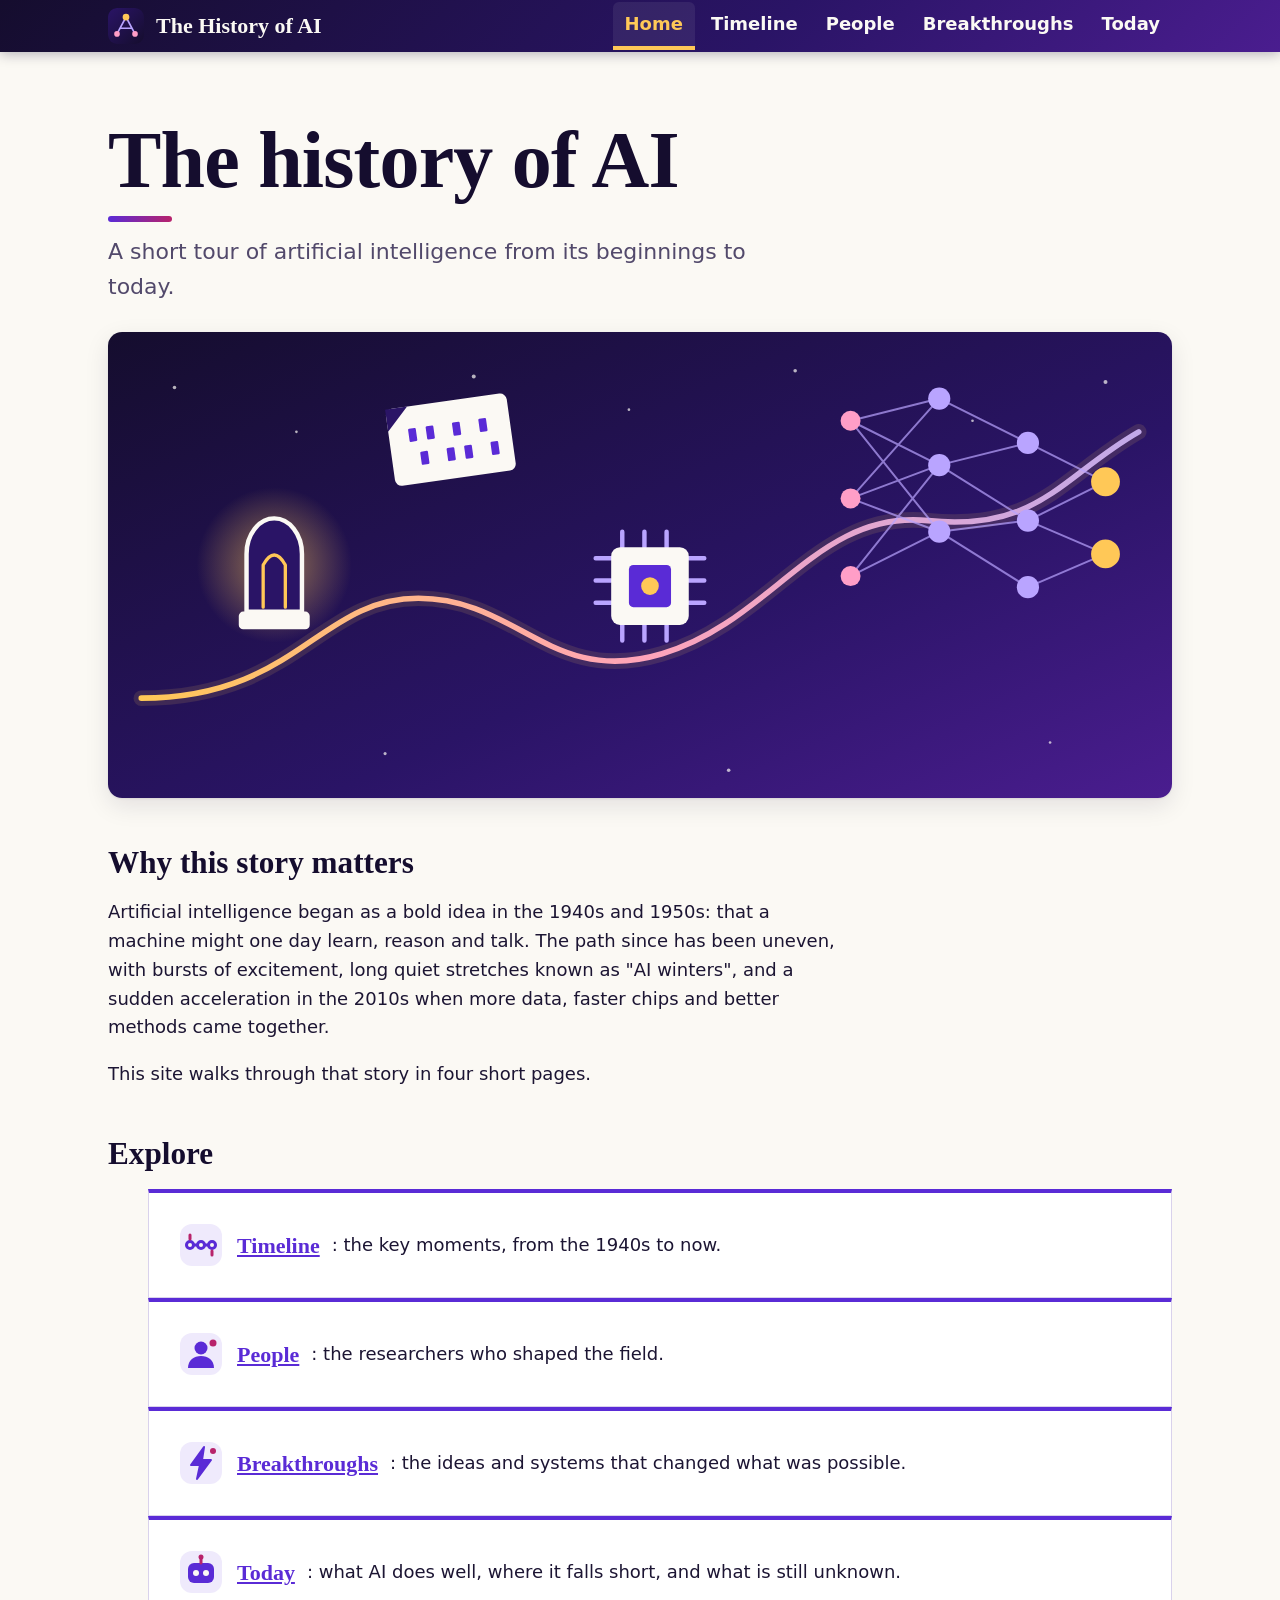
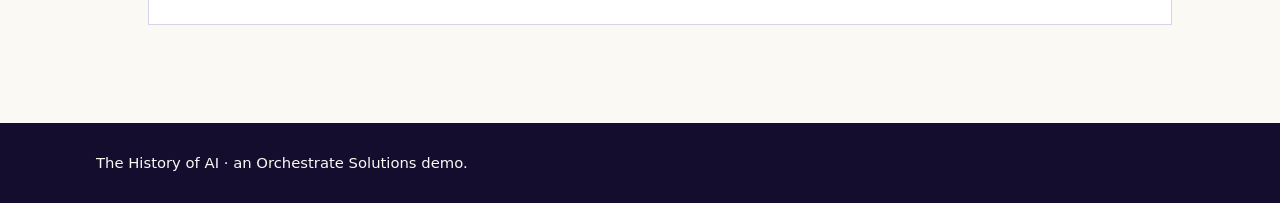
<file: index.html>
<!doctype html>
<html lang="en">
<head>
<meta charset="utf-8">
<meta name="viewport" content="width=device-width, initial-scale=1">
<title>Home | The History of AI</title>
<meta name="description" content="A short tour of artificial intelligence from its beginnings to today.">
<link rel="stylesheet" href="css/tokens.css">
<link rel="stylesheet" href="css/layout.css">
<link rel="stylesheet" href="css/site.css">
<script src="js/nav.js" defer></script>
<script src="js/app.js" defer></script>
</head>
<body>
<a class="skip-link" href="#main">Skip to content</a>
<header class="site-header">
<a class="brand" href="index.html"><img src="assets/logo.svg" alt="" width="36" height="36"><span>The History of AI</span></a>
<nav aria-label="Main"><ul><li><a href="index.html">Home</a></li><li><a href="pages/timeline.html">Timeline</a></li><li><a href="pages/people.html">People</a></li><li><a href="pages/breakthroughs.html">Breakthroughs</a></li><li><a href="pages/today.html">Today</a></li></ul></nav>
</header>
<main id="main">
<h1>The history of AI</h1>
<p class="lead">A short tour of artificial intelligence from its beginnings to today.</p>
<img class="hero" src="assets/hero.svg" alt="A glowing path runs through a vacuum tube, a punched card, a microchip and a neural network" style="max-width:100%;height:auto">
<section aria-labelledby="intro"><h2 id="intro">Why this story matters</h2>
<p>Artificial intelligence began as a bold idea in the 1940s and 1950s: that a machine might one day learn, reason and talk. The path since has been uneven, with bursts of excitement, long quiet stretches known as "AI winters", and a sudden acceleration in the 2010s when more data, faster chips and better methods came together.</p>
<p>This site walks through that story in four short pages.</p></section>
<section aria-labelledby="explore"><h2 id="explore">Explore</h2>
<ul class="card-list">
<li><img src="assets/icon-timeline.svg" alt="" width="32" height="32"> <a href="pages/timeline.html">Timeline</a>: the key moments, from the 1940s to now.</li>
<li><img src="assets/icon-people.svg" alt="" width="32" height="32"> <a href="pages/people.html">People</a>: the researchers who shaped the field.</li>
<li><img src="assets/icon-breakthroughs.svg" alt="" width="32" height="32"> <a href="pages/breakthroughs.html">Breakthroughs</a>: the ideas and systems that changed what was possible.</li>
<li><img src="assets/icon-today.svg" alt="" width="32" height="32"> <a href="pages/today.html">Today</a>: what AI does well, where it falls short, and what is still unknown.</li>
</ul></section>
</main>
<footer class="site-footer"><p>The History of AI &middot; an Orchestrate Solutions demo.</p></footer>
</body>
</html>
</file>
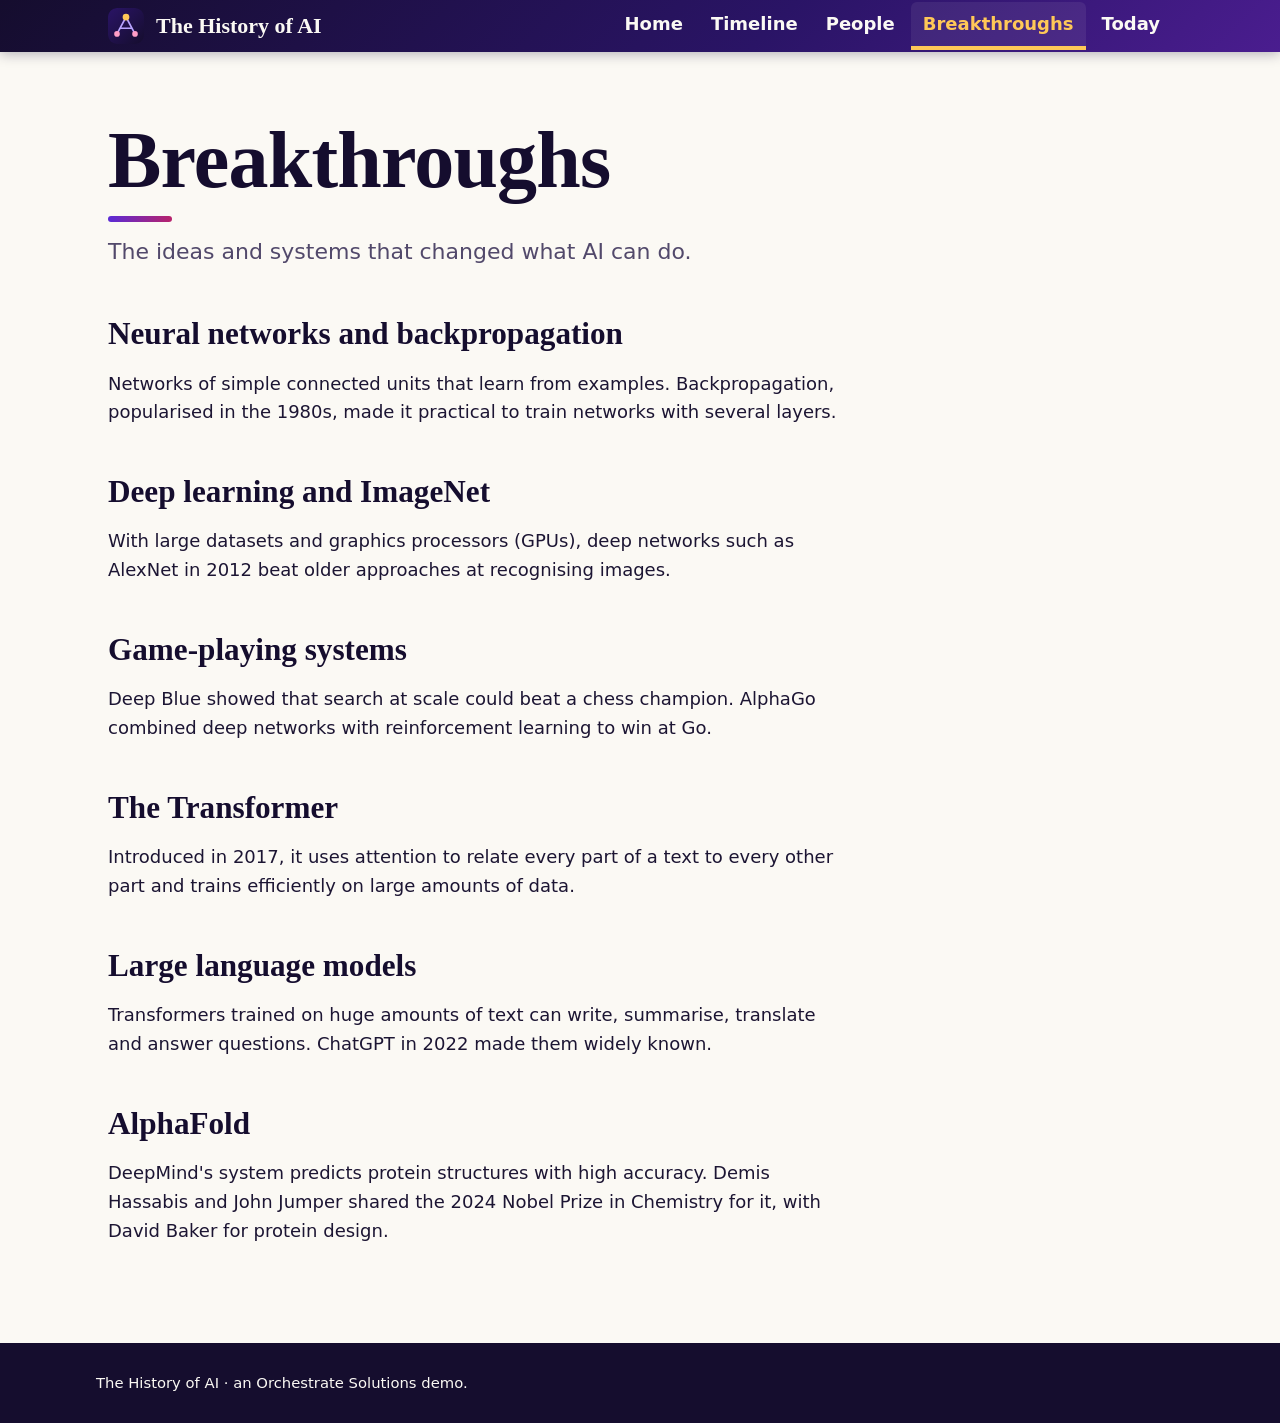
<file: pages/breakthroughs.html>
<!doctype html>
<html lang="en">
<head>
<meta charset="utf-8">
<meta name="viewport" content="width=device-width, initial-scale=1">
<title>Breakthroughs | The History of AI</title>
<meta name="description" content="The ideas and systems that changed what AI can do.">
<link rel="stylesheet" href="../css/tokens.css">
<link rel="stylesheet" href="../css/layout.css">
<link rel="stylesheet" href="../css/site.css">
<script src="../js/nav.js" defer></script>
<script src="../js/app.js" defer></script>
</head>
<body>
<a class="skip-link" href="#main">Skip to content</a>
<header class="site-header">
<a class="brand" href="../index.html"><img src="../assets/logo.svg" alt="" width="36" height="36"><span>The History of AI</span></a>
<nav aria-label="Main"><ul><li><a href="../index.html">Home</a></li><li><a href="../pages/timeline.html">Timeline</a></li><li><a href="../pages/people.html">People</a></li><li><a href="../pages/breakthroughs.html">Breakthroughs</a></li><li><a href="../pages/today.html">Today</a></li></ul></nav>
</header>
<main id="main">
<h1>Breakthroughs</h1>
<p class="lead">The ideas and systems that changed what AI can do.</p>
<section><h2>Neural networks and backpropagation</h2><p>Networks of simple connected units that learn from examples. Backpropagation, popularised in the 1980s, made it practical to train networks with several layers.</p></section>
<section><h2>Deep learning and ImageNet</h2><p>With large datasets and graphics processors (GPUs), deep networks such as AlexNet in 2012 beat older approaches at recognising images.</p></section>
<section><h2>Game-playing systems</h2><p>Deep Blue showed that search at scale could beat a chess champion. AlphaGo combined deep networks with reinforcement learning to win at Go.</p></section>
<section><h2>The Transformer</h2><p>Introduced in 2017, it uses attention to relate every part of a text to every other part and trains efficiently on large amounts of data.</p></section>
<section><h2>Large language models</h2><p>Transformers trained on huge amounts of text can write, summarise, translate and answer questions. ChatGPT in 2022 made them widely known.</p></section>
<section><h2>AlphaFold</h2><p>DeepMind's system predicts protein structures with high accuracy. Demis Hassabis and John Jumper shared the 2024 Nobel Prize in Chemistry for it, with David Baker for protein design.</p></section>
</main>
<footer class="site-footer"><p>The History of AI &middot; an Orchestrate Solutions demo.</p></footer>
</body>
</html>
</file>
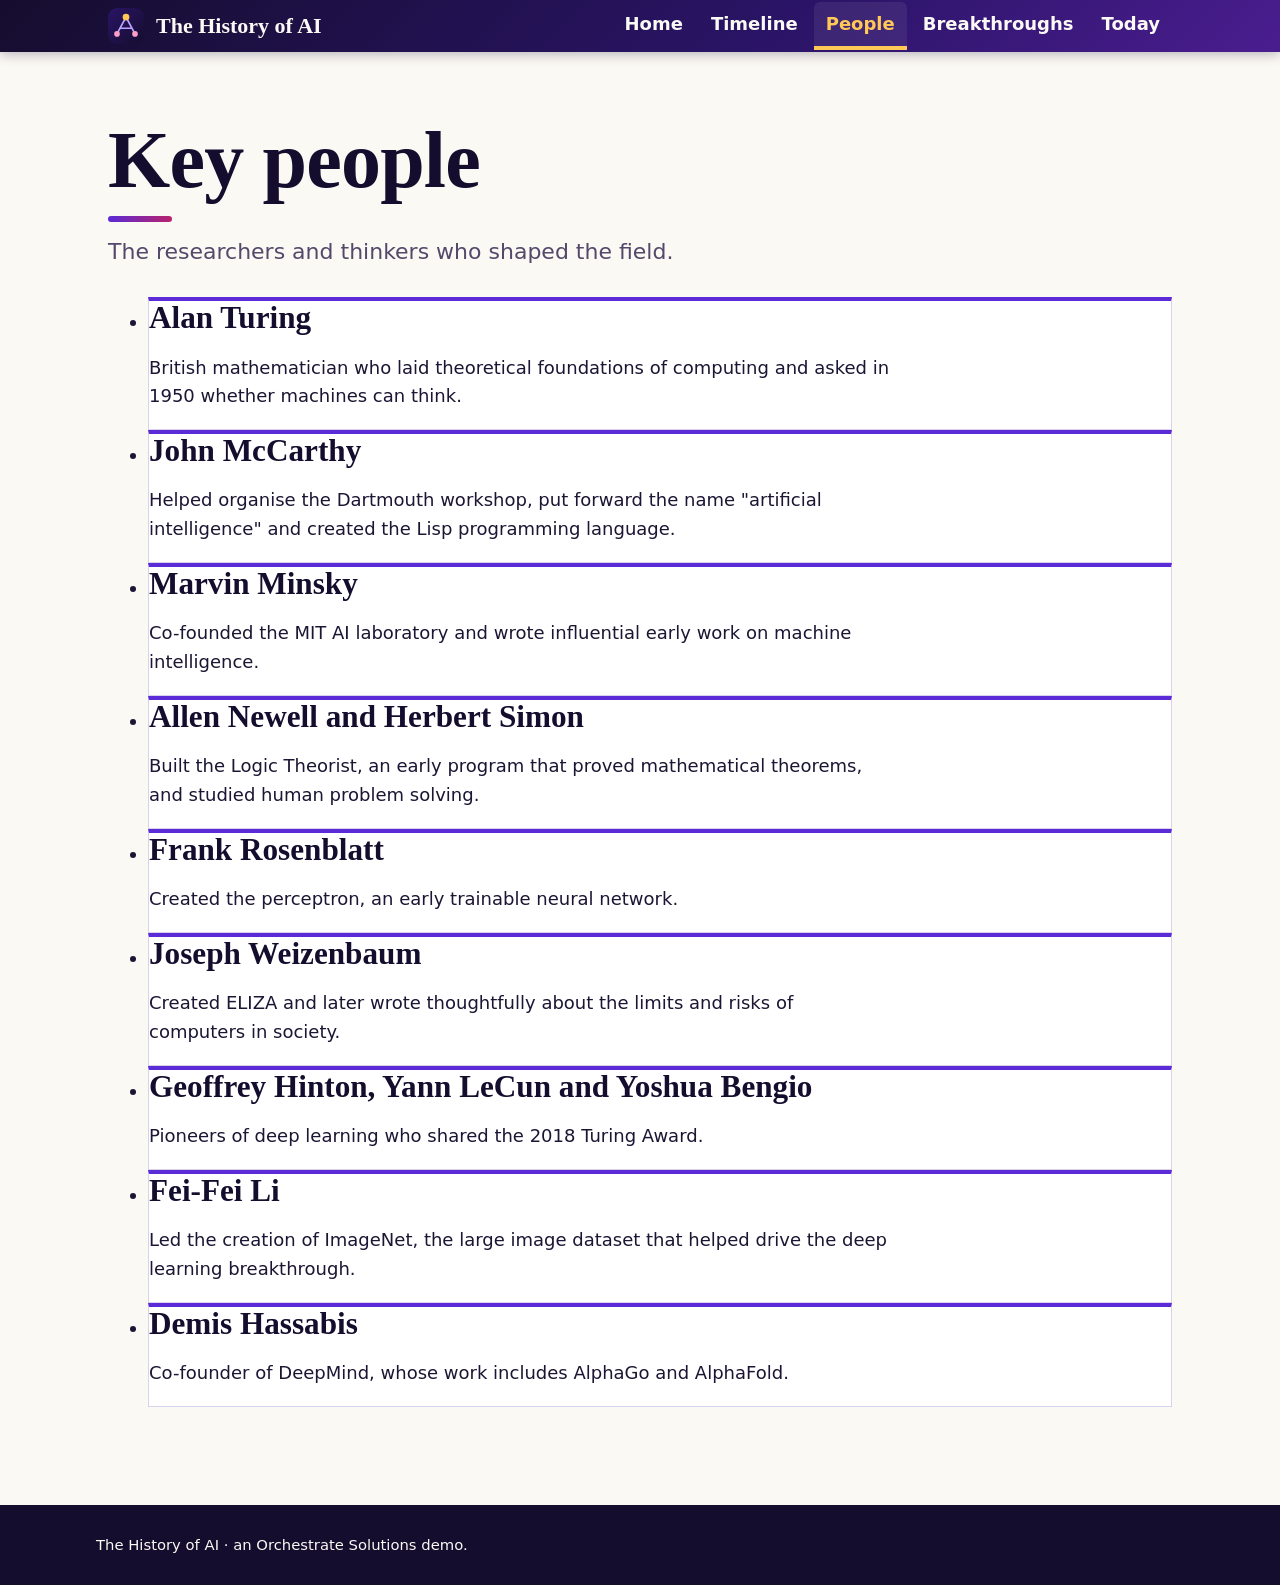
<file: pages/people.html>
<!doctype html>
<html lang="en">
<head>
<meta charset="utf-8">
<meta name="viewport" content="width=device-width, initial-scale=1">
<title>Key people | The History of AI</title>
<meta name="description" content="The researchers and thinkers who shaped the field.">
<link rel="stylesheet" href="../css/tokens.css">
<link rel="stylesheet" href="../css/layout.css">
<link rel="stylesheet" href="../css/site.css">
<script src="../js/nav.js" defer></script>
<script src="../js/app.js" defer></script>
</head>
<body>
<a class="skip-link" href="#main">Skip to content</a>
<header class="site-header">
<a class="brand" href="../index.html"><img src="../assets/logo.svg" alt="" width="36" height="36"><span>The History of AI</span></a>
<nav aria-label="Main"><ul><li><a href="../index.html">Home</a></li><li><a href="../pages/timeline.html">Timeline</a></li><li><a href="../pages/people.html">People</a></li><li><a href="../pages/breakthroughs.html">Breakthroughs</a></li><li><a href="../pages/today.html">Today</a></li></ul></nav>
</header>
<main id="main">
<h1>Key people</h1>
<p class="lead">The researchers and thinkers who shaped the field.</p>
<ul class="people">
<li><h2>Alan Turing</h2><p>British mathematician who laid theoretical foundations of computing and asked in 1950 whether machines can think.</p></li>
<li><h2>John McCarthy</h2><p>Helped organise the Dartmouth workshop, put forward the name "artificial intelligence" and created the Lisp programming language.</p></li>
<li><h2>Marvin Minsky</h2><p>Co-founded the MIT AI laboratory and wrote influential early work on machine intelligence.</p></li>
<li><h2>Allen Newell and Herbert Simon</h2><p>Built the Logic Theorist, an early program that proved mathematical theorems, and studied human problem solving.</p></li>
<li><h2>Frank Rosenblatt</h2><p>Created the perceptron, an early trainable neural network.</p></li>
<li><h2>Joseph Weizenbaum</h2><p>Created ELIZA and later wrote thoughtfully about the limits and risks of computers in society.</p></li>
<li><h2>Geoffrey Hinton, Yann LeCun and Yoshua Bengio</h2><p>Pioneers of deep learning who shared the 2018 Turing Award.</p></li>
<li><h2>Fei-Fei Li</h2><p>Led the creation of ImageNet, the large image dataset that helped drive the deep learning breakthrough.</p></li>
<li><h2>Demis Hassabis</h2><p>Co-founder of DeepMind, whose work includes AlphaGo and AlphaFold.</p></li>
</ul>
</main>
<footer class="site-footer"><p>The History of AI &middot; an Orchestrate Solutions demo.</p></footer>
</body>
</html>
</file>
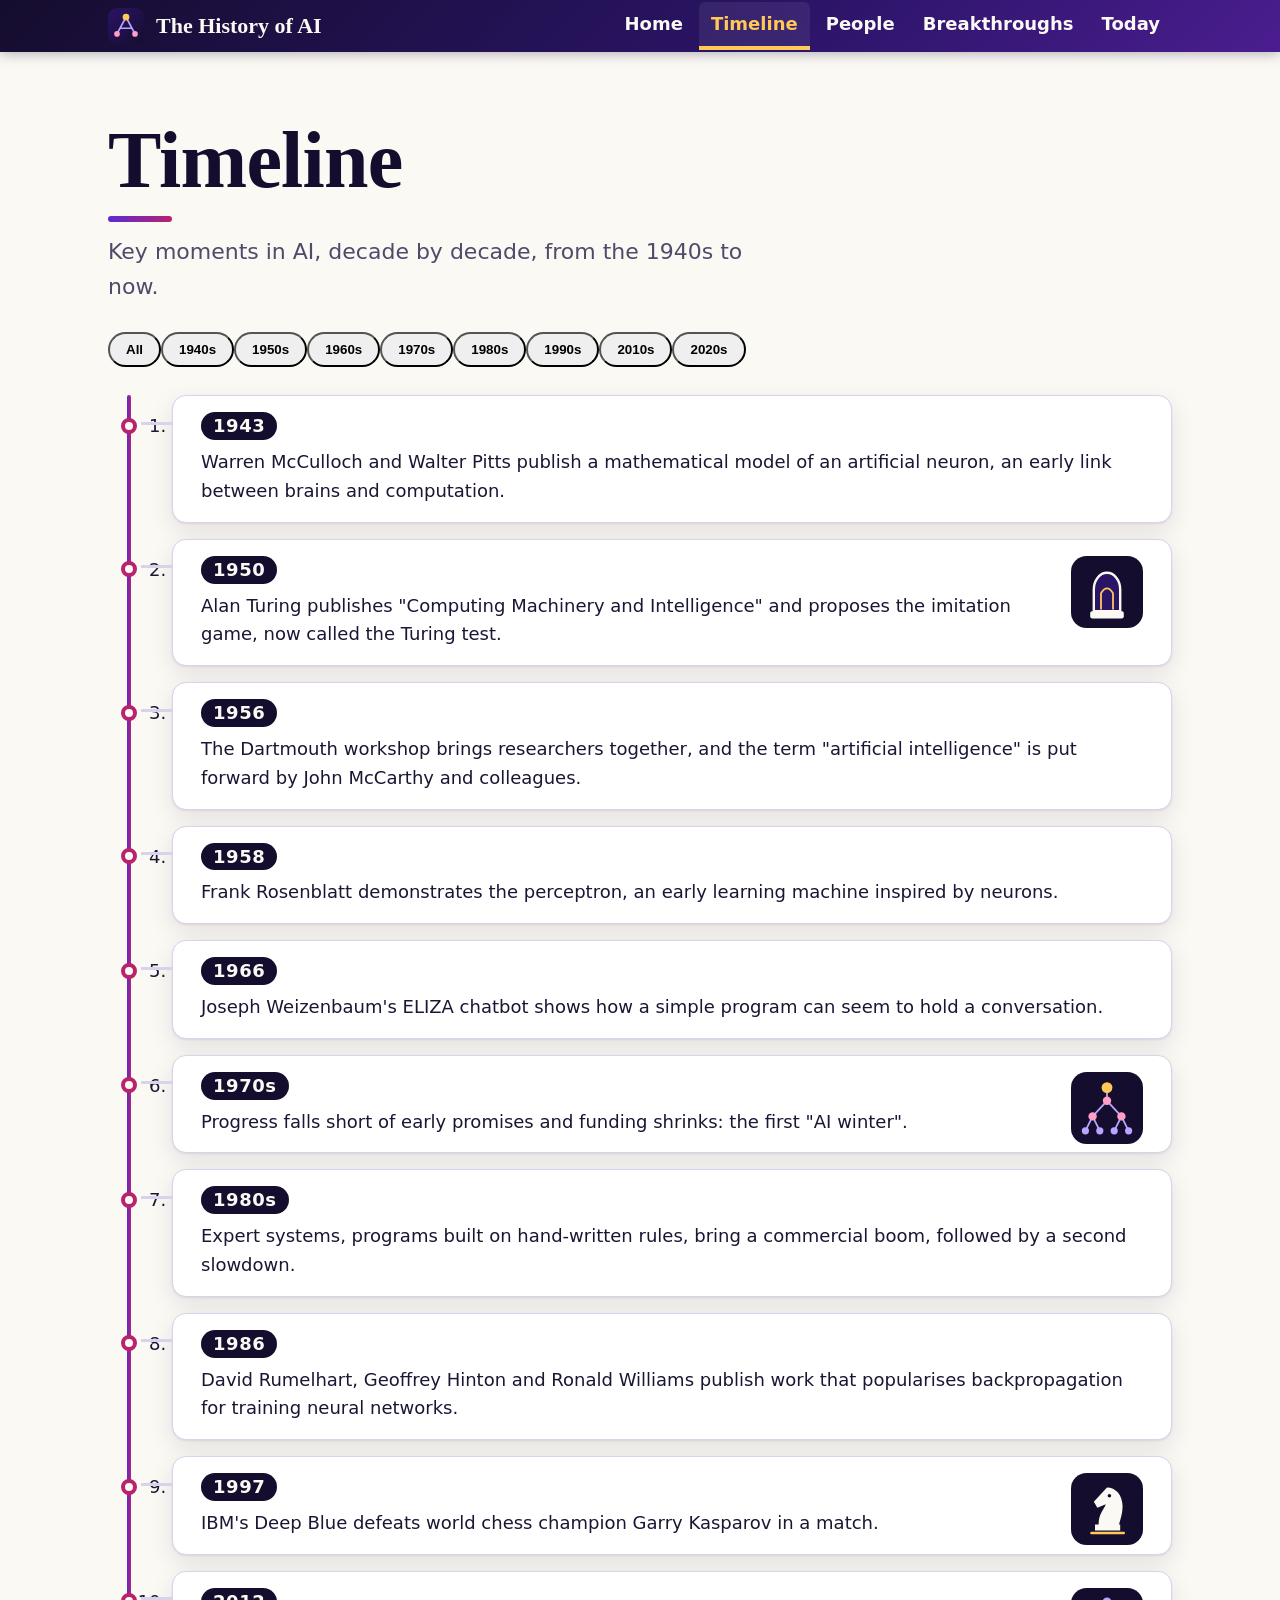
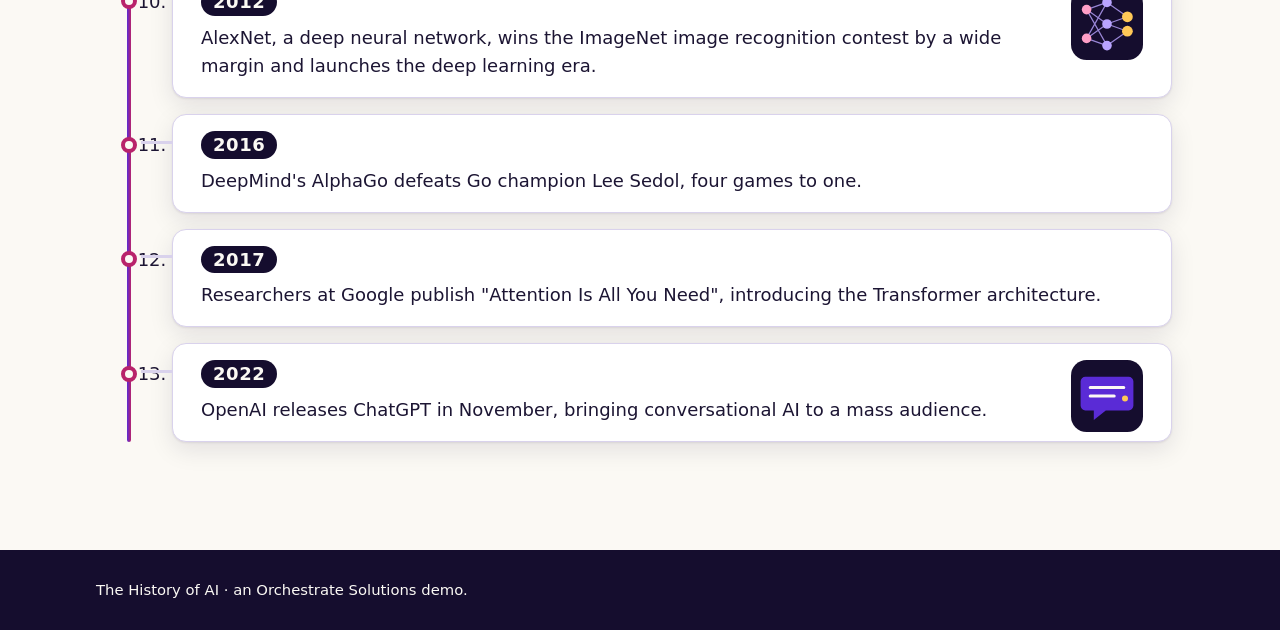
<file: pages/timeline.html>
<!doctype html>
<html lang="en">
<head>
<meta charset="utf-8">
<meta name="viewport" content="width=device-width, initial-scale=1">
<title>Timeline | The History of AI</title>
<meta name="description" content="Key moments in AI, decade by decade, from the 1940s to now.">
<link rel="stylesheet" href="../css/tokens.css">
<link rel="stylesheet" href="../css/layout.css">
<link rel="stylesheet" href="../css/site.css">
<script src="../js/nav.js" defer></script>
<script src="../js/app.js" defer></script>
</head>
<body>
<a class="skip-link" href="#main">Skip to content</a>
<header class="site-header">
<a class="brand" href="../index.html"><img src="../assets/logo.svg" alt="" width="36" height="36"><span>The History of AI</span></a>
<nav aria-label="Main"><ul><li><a href="../index.html">Home</a></li><li><a href="../pages/timeline.html">Timeline</a></li><li><a href="../pages/people.html">People</a></li><li><a href="../pages/breakthroughs.html">Breakthroughs</a></li><li><a href="../pages/today.html">Today</a></li></ul></nav>
</header>
<main id="main">
<h1>Timeline</h1>
<p class="lead">Key moments in AI, decade by decade, from the 1940s to now.</p>
<div class="filters" id="decade-filters" role="group" aria-label="Filter by decade" hidden></div>
<ol class="timeline" id="timeline">
<li data-decade="1940s"><h2><time>1943</time></h2><p>Warren McCulloch and Walter Pitts publish a mathematical model of an artificial neuron, an early link between brains and computation.</p></li>
<li data-decade="1950s"><img src="../assets/era-1950s.svg" alt="1950s era badge" width="60" height="60"><h2><time>1950</time></h2><p>Alan Turing publishes "Computing Machinery and Intelligence" and proposes the imitation game, now called the Turing test.</p></li>
<li data-decade="1950s"><h2><time>1956</time></h2><p>The Dartmouth workshop brings researchers together, and the term "artificial intelligence" is put forward by John McCarthy and colleagues.</p></li>
<li data-decade="1950s"><h2><time>1958</time></h2><p>Frank Rosenblatt demonstrates the perceptron, an early learning machine inspired by neurons.</p></li>
<li data-decade="1960s"><h2><time>1966</time></h2><p>Joseph Weizenbaum's ELIZA chatbot shows how a simple program can seem to hold a conversation.</p></li>
<li data-decade="1970s"><img src="../assets/era-1970s.svg" alt="1970s era badge" width="60" height="60"><h2><span>1970s</span></h2><p>Progress falls short of early promises and funding shrinks: the first "AI winter".</p></li>
<li data-decade="1980s"><h2><span>1980s</span></h2><p>Expert systems, programs built on hand-written rules, bring a commercial boom, followed by a second slowdown.</p></li>
<li data-decade="1980s"><h2><time>1986</time></h2><p>David Rumelhart, Geoffrey Hinton and Ronald Williams publish work that popularises backpropagation for training neural networks.</p></li>
<li data-decade="1990s"><img src="../assets/era-1990s.svg" alt="1990s era badge" width="60" height="60"><h2><time>1997</time></h2><p>IBM's Deep Blue defeats world chess champion Garry Kasparov in a match.</p></li>
<li data-decade="2010s"><img src="../assets/era-2010s.svg" alt="2010s era badge" width="60" height="60"><h2><time>2012</time></h2><p>AlexNet, a deep neural network, wins the ImageNet image recognition contest by a wide margin and launches the deep learning era.</p></li>
<li data-decade="2010s"><h2><time>2016</time></h2><p>DeepMind's AlphaGo defeats Go champion Lee Sedol, four games to one.</p></li>
<li data-decade="2010s"><h2><time>2017</time></h2><p>Researchers at Google publish "Attention Is All You Need", introducing the Transformer architecture.</p></li>
<li data-decade="2020s"><img src="../assets/era-2020s.svg" alt="2020s era badge" width="60" height="60"><h2><time>2022</time></h2><p>OpenAI releases ChatGPT in November, bringing conversational AI to a mass audience.</p></li>
</ol>
</main>
<footer class="site-footer"><p>The History of AI &middot; an Orchestrate Solutions demo.</p></footer>
</body>
</html>
</file>
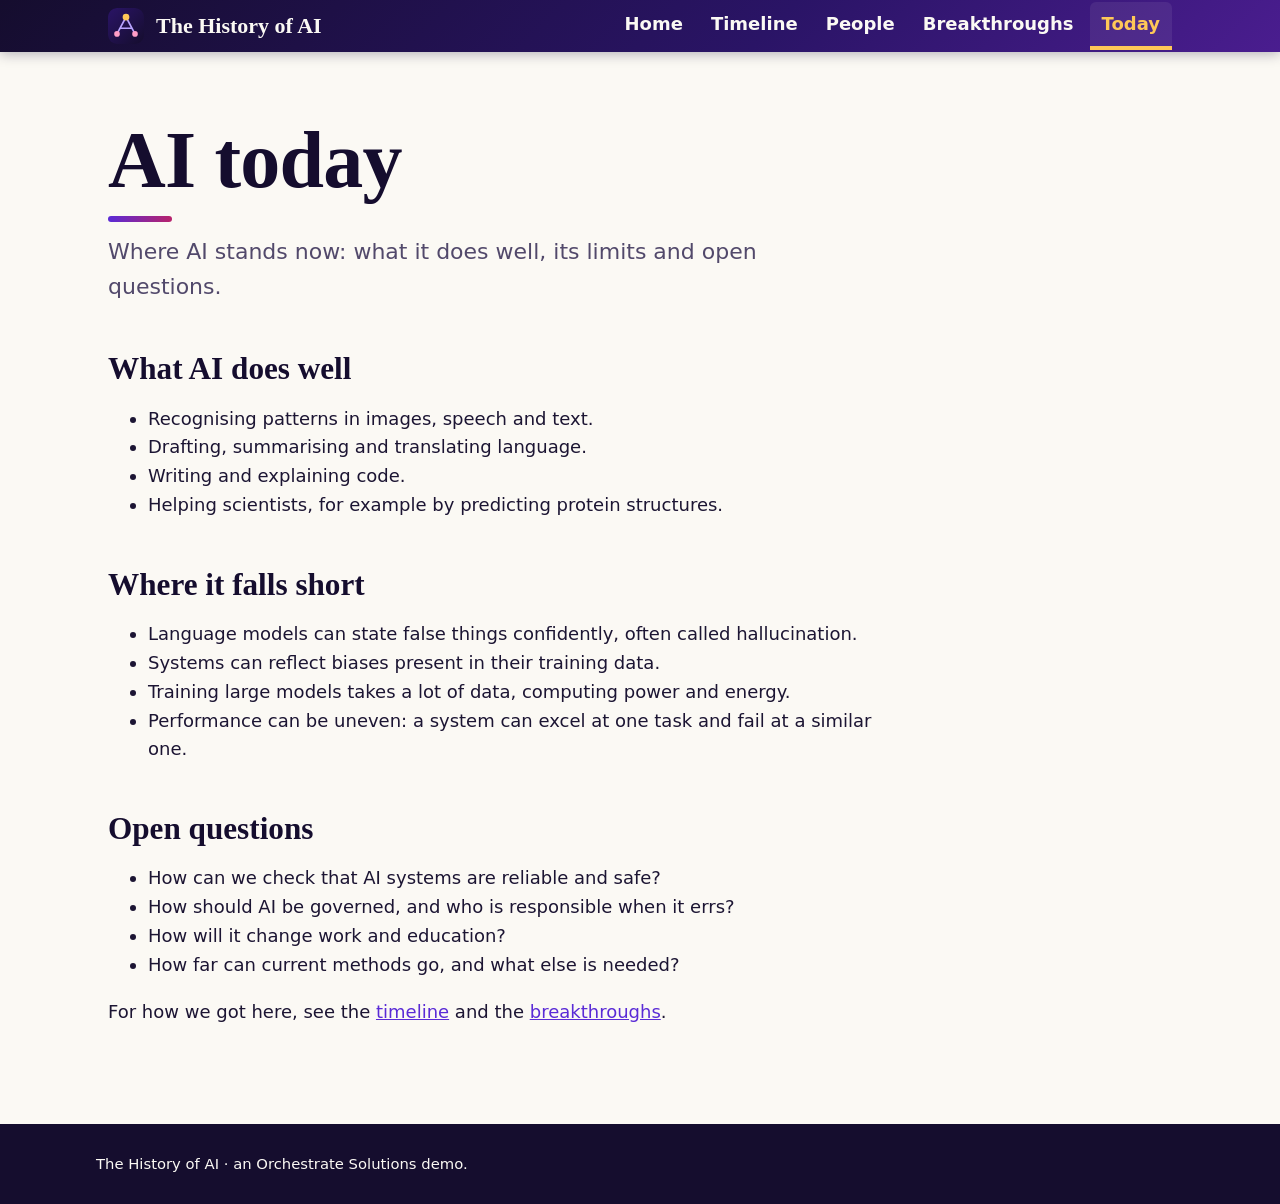
<file: pages/today.html>
<!doctype html>
<html lang="en">
<head>
<meta charset="utf-8">
<meta name="viewport" content="width=device-width, initial-scale=1">
<title>AI today | The History of AI</title>
<meta name="description" content="Where AI stands now: what it does well, its limits and open questions.">
<link rel="stylesheet" href="../css/tokens.css">
<link rel="stylesheet" href="../css/layout.css">
<link rel="stylesheet" href="../css/site.css">
<script src="../js/nav.js" defer></script>
<script src="../js/app.js" defer></script>
</head>
<body>
<a class="skip-link" href="#main">Skip to content</a>
<header class="site-header">
<a class="brand" href="../index.html"><img src="../assets/logo.svg" alt="" width="36" height="36"><span>The History of AI</span></a>
<nav aria-label="Main"><ul><li><a href="../index.html">Home</a></li><li><a href="../pages/timeline.html">Timeline</a></li><li><a href="../pages/people.html">People</a></li><li><a href="../pages/breakthroughs.html">Breakthroughs</a></li><li><a href="../pages/today.html">Today</a></li></ul></nav>
</header>
<main id="main">
<h1>AI today</h1>
<p class="lead">Where AI stands now: what it does well, its limits and open questions.</p>
<section><h2>What AI does well</h2>
<ul><li>Recognising patterns in images, speech and text.</li><li>Drafting, summarising and translating language.</li><li>Writing and explaining code.</li><li>Helping scientists, for example by predicting protein structures.</li></ul></section>
<section><h2>Where it falls short</h2>
<ul><li>Language models can state false things confidently, often called hallucination.</li><li>Systems can reflect biases present in their training data.</li><li>Training large models takes a lot of data, computing power and energy.</li><li>Performance can be uneven: a system can excel at one task and fail at a similar one.</li></ul></section>
<section><h2>Open questions</h2>
<ul><li>How can we check that AI systems are reliable and safe?</li><li>How should AI be governed, and who is responsible when it errs?</li><li>How will it change work and education?</li><li>How far can current methods go, and what else is needed?</li></ul></section>
<p>For how we got here, see the <a href="timeline.html">timeline</a> and the <a href="breakthroughs.html">breakthroughs</a>.</p>
</main>
<footer class="site-footer"><p>The History of AI &middot; an Orchestrate Solutions demo.</p></footer>
</body>
</html>
</file>
<file: css/tokens.css>
/* Design tokens for The History of AI (reskin: "Midnight & Signal").
   Palette: warm paper, midnight violet ink, electric violet for action,
   signal magenta for highlights, gold for focus and sparks.
   Every text/background pair below meets WCAG AA (4.5:1) or better. */
:root {
  /* Colour: surfaces */
  --color-paper: #fbf9f4;        /* page background */
  --color-mist: #efeafc;         /* cards, alternate bands (lavender tint) */
  --color-deep: #150d2e;         /* dark bands, hero, footer */
  /* Colour: text */
  --color-ink: #1c1533;          /* body text on paper 16.6:1, on mist 14.8:1 */
  --color-ink-soft: #52496b;     /* secondary text on paper 7.9:1, on mist 7.1:1 */
  --color-on-deep: #fbf9f4;      /* text on deep 17.7:1 */
  /* Colour: accents */
  --color-primary: #5a2bd6;      /* links, buttons on paper 7.3:1; white on it 7.6:1 */
  --color-highlight: #b8236b;    /* dates, eyebrows on paper 5.7:1, on mist 5.1:1 */
  --color-primary-light: #b9a4ff; /* links on deep 8.7:1 */
  --color-highlight-light: #ff9ec7; /* highlights on deep 9.7:1 */
  --color-gold: #ffc857;         /* sparks, focus ring on deep 12.1:1 */
  --color-focus: #ffc857;
  --color-line: #d9d2ec;         /* borders and rules */

  /* Gradients for hero and bands */
  --gradient-deep: linear-gradient(135deg, #150d2e 0%, #2a1466 60%, #4a1d8f 100%);
  --gradient-spark: linear-gradient(90deg, #5a2bd6, #b8236b);

  /* Type: system fonts only */
  --font-body: system-ui, -apple-system, "Segoe UI", Roboto, "Helvetica Neue", Arial, sans-serif;
  --font-display: "Iowan Old Style", "Palatino Linotype", Palatino, Georgia, serif;
  --font-mono: ui-monospace, "SFMono-Regular", Menlo, Consolas, monospace;
  --weight-display: 700;

  /* Type scale (1.333 ratio, fluid at the top end) */
  --text-xs: 0.8rem;
  --text-sm: 0.925rem;
  --text-base: 1.125rem;
  --text-lg: 1.375rem;
  --text-xl: clamp(1.6rem, 1.3rem + 1vw, 1.95rem);
  --text-2xl: clamp(2.1rem, 1.6rem + 2vw, 3rem);
  --text-3xl: clamp(2.8rem, 1.8rem + 4.5vw, 5rem);
  --leading-tight: 1.1;
  --leading-body: 1.65;
  --measure: 65ch;               /* comfortable line length */

  /* Spacing */
  --space-1: 0.25rem;
  --space-2: 0.5rem;
  --space-3: 0.75rem;
  --space-4: 1rem;
  --space-5: 1.75rem;
  --space-6: 3rem;
  --space-7: 5rem;

  /* Shape */
  --radius-sm: 6px;
  --radius-md: 14px;
  --radius-lg: 24px;
  --shadow-card: 0 1px 2px rgba(21, 13, 46, 0.08), 0 8px 24px rgba(21, 13, 46, 0.1);
  --content-width: 70rem;

  /* Aliases kept so existing stylesheets keep working */
  --color-navy: var(--color-deep);
  --color-on-navy: var(--color-on-deep);
  --color-teal: var(--color-primary);
  --color-amber: var(--color-highlight);
  --color-teal-light: var(--color-primary-light);
  --color-amber-light: var(--color-highlight-light);
  --color-bg: var(--color-paper);
  --color-text: var(--color-ink);
  --color-accent: var(--color-primary);
  --space: var(--space-4);
}
</file>
<file: css/layout.css>
/* Layout, header, nav, footer, page rhythm: owned by UI/UX. Mobile first. */
*, *::before, *::after { box-sizing: border-box; }
html { -webkit-text-size-adjust: 100%; }
body { margin: 0; min-height: 100vh; display: flex; flex-direction: column; font-size: var(--text-base); line-height: var(--leading-body); }
img, svg { max-width: 100%; height: auto; }
main { flex: 1 0 auto; width: 100%; max-width: var(--content-width); margin: 0 auto; padding: var(--space-5) var(--space-4) var(--space-7); }
main > * { max-width: 100%; }

/* ---------- Header ---------- */
.site-header { position: sticky; top: 0; z-index: 10; background: var(--gradient-deep); color: var(--color-on-deep); box-shadow: 0 2px 12px rgba(21,13,46,.3); }
.brand { display: inline-flex; align-items: center; gap: var(--space-3); min-height: 44px; font-family: var(--font-display); font-weight: 700; font-size: var(--text-lg); line-height: 1.1; color: var(--color-on-deep); text-decoration: none; }
.brand img { display: block; border-radius: 8px; flex: none; }
.site-header a:focus-visible, .nav-toggle:focus-visible { outline: 3px solid var(--color-focus); outline-offset: 2px; }

.site-header nav ul { list-style: none; margin: 0; padding: 0; }
.site-header nav a { display: flex; align-items: center; min-height: 48px; padding: var(--space-2) var(--space-4); color: var(--color-on-deep); text-decoration: none; font-weight: 600; border-left: 4px solid transparent; }
.site-header nav a:hover { background: rgba(247,245,239,.1); }
.site-header nav a[aria-current="page"] { color: var(--color-gold); border-left-color: var(--color-gold); background: rgba(247,245,239,.07); }

/* Without JavaScript the links simply show under the brand */
.site-header { display: block; padding: 0; }
.site-header > .brand { padding: var(--space-2) var(--space-4); }
.site-header nav { border-top: 1px solid rgba(247,245,239,.18); }

/* With JavaScript: brand + menu button bar, dropdown panel */
.nav-toggle { display: none; align-items: center; gap: var(--space-2); min-height: 44px; padding: var(--space-2) var(--space-4); font: inherit; font-weight: 600; color: var(--color-on-deep); background: transparent; border: 2px solid var(--color-on-deep); border-radius: var(--radius-sm); cursor: pointer; }
.nav-toggle .bars { width: 18px; height: 12px; background: linear-gradient(currentColor 0 0) 0 0/100% 2px no-repeat, linear-gradient(currentColor 0 0) 0 50%/100% 2px no-repeat, linear-gradient(currentColor 0 0) 0 100%/100% 2px no-repeat; }
.js .nav-toggle { display: inline-flex; }
.js .site-header { display: flex; flex-wrap: wrap; align-items: center; justify-content: space-between; padding: var(--space-1) var(--space-4); }
.js .site-header > .brand { padding: var(--space-1) 0; }
.js .site-header nav { flex-basis: 100%; margin: var(--space-1) calc(-1 * var(--space-4)) 0; }
.js .site-header nav[data-collapsed="true"] { display: none; }

/* ---------- Footer ---------- */
.site-footer { background: var(--color-deep); color: var(--color-on-deep); font-size: var(--text-sm); }
.site-footer p { max-width: var(--content-width); margin: 0 auto; padding: var(--space-5) var(--space-4); }
.site-footer a { color: var(--color-primary-light); }
.site-footer a:focus-visible { outline-color: var(--color-focus); }

/* ---------- Page rhythm ---------- */
main h1 { font-size: var(--text-3xl); letter-spacing: -.01em; margin: var(--space-4) 0 var(--space-3); }
main h1::after { content: ""; display: block; width: 4rem; height: 6px; margin-top: var(--space-3); background: var(--gradient-spark); border-radius: 3px; }
main .lead { font-size: var(--text-lg); color: var(--color-ink-soft); max-width: 42rem; margin: 0 0 var(--space-5); }
main p, main li { max-width: var(--measure); }
main .hero { width: 100%; max-width: 100%; box-shadow: var(--shadow-card); }
main section { margin-top: var(--space-6); }
main section + section { margin-top: var(--space-6); }
main h2 { margin-top: 0; }

/* Cards */
main .card-list, main .people { gap: var(--space-4); }
main .card-list li, main .people li { max-width: none; background: #fff; border: 1px solid var(--color-line); border-top: 4px solid var(--color-primary); transition: transform .15s ease, box-shadow .15s ease; }
main .card-list li { display: flex; flex-wrap: wrap; align-items: center; gap: var(--space-2) var(--space-3); padding: var(--space-5); }
main .card-list a { font-family: var(--font-display); font-size: var(--text-lg); font-weight: 700; }
main .card-list img { width: 48px; height: 48px; margin: 0; }
main a:focus-visible { outline: 3px solid var(--color-primary); outline-offset: 3px; border-radius: 2px; }

/* Timeline: rail with dots, year badges and cards */
main .filters { gap: var(--space-2); margin: var(--space-5) 0 var(--space-4); }
main .filters button { border-radius: 999px; padding: var(--space-2) var(--space-4); font-weight: 600; }
main .filters button:hover { background: var(--color-mist); }
main .filters button[aria-pressed="true"]:hover { background: var(--color-deep); }
main .filters button:focus-visible { outline: 3px solid var(--color-primary); outline-offset: 2px; }
main .timeline { position: relative; margin: var(--space-5) 0; padding: 0 0 0 var(--space-6); border-left: 0; }
main .timeline::before { content: ""; position: absolute; left: 11px; top: 0; bottom: 0; width: 4px; border-radius: 2px; background: var(--gradient-spark); }
main .timeline li { position: relative; max-width: none; margin: 0 0 var(--space-4); padding: var(--space-4) var(--space-5); background: #fff; border: 1px solid var(--color-line); border-radius: var(--radius-md); box-shadow: var(--shadow-card); }
main .timeline li[hidden] { display: none; }
main .timeline li::before { content: ""; position: absolute; left: calc(-1 * var(--space-6) + 4px); top: 1.35rem; width: 16px; height: 16px; border-radius: 50%; background: var(--color-paper); border: 4px solid var(--color-highlight); }
main .timeline li::after { content: ""; position: absolute; left: -1.1rem; top: 1.6rem; width: 1.1rem; height: 3px; background: var(--color-line); }
main .timeline h2 { display: inline-block; margin: 0 0 var(--space-2); padding: var(--space-1) var(--space-3); font-family: var(--font-body); font-size: var(--text-base); font-weight: 700; letter-spacing: .03em; color: var(--color-on-deep); background: var(--color-deep); border-radius: 999px; }
main .timeline p { margin: 0; max-width: none; }
main .timeline li > img { float: right; width: 48px; height: 48px; margin: 0 0 var(--space-2) var(--space-3); }

@media (hover: hover) {
  main .card-list li:hover, main .people li:hover { transform: translateY(-3px); box-shadow: 0 8px 20px rgba(21,13,46,.2); }
}
@media (prefers-reduced-motion: reduce) { main .card-list li, main .people li { transition: none; } main .card-list li:hover, main .people li:hover { transform: none; } }

/* ---------- Wider screens ---------- */
@media (min-width: 48rem) {
  main { padding: var(--space-6) var(--space-5) var(--space-7); }
  .site-header, .js .site-header { display: flex; flex-wrap: nowrap; align-items: center; justify-content: space-between; padding: 0 max(var(--space-5), calc((100vw - var(--content-width)) / 2 + var(--space-5))); }
  .site-header > .brand, .js .site-header > .brand { padding: var(--space-2) 0; }
  .site-header nav, .js .site-header nav { border-top: 0; flex-basis: auto; margin: 0; }
  .site-header nav ul { display: flex; gap: var(--space-1); }
  .site-header nav a { min-height: 44px; padding: var(--space-2) var(--space-3); border-left: 0; border-bottom: 4px solid transparent; border-radius: var(--radius-sm) var(--radius-sm) 0 0; }
  .site-header nav a[aria-current="page"] { border-bottom-color: var(--color-gold); }
  .js .nav-toggle { display: none; }
  .js .site-header nav[data-collapsed="true"] { display: block; }
  main .card-list, main .people { grid-template-columns: 1fr 1fr; }
  main .timeline { padding-left: 4rem; }
  main .timeline::before { left: 19px; }
  main .timeline li::before { left: calc(-4rem + 12px); }
  main .timeline li::after { left: -2rem; width: 2rem; }
}
@media (min-width: 48rem) { main .timeline li > img { width: 72px; height: 72px; } }
@media (min-width: 64rem) { main .card-list { grid-template-columns: repeat(2, 1fr); } }
@media (prefers-reduced-motion: no-preference) { html { scroll-behavior: smooth; } }
</file>
<file: css/site.css>
/* Base styles: owned by the Lead Developer */
body { font-family: var(--font-body); color: var(--color-text); background: var(--color-bg); line-height: 1.6; }
a { color: var(--color-accent); }
a:focus-visible { outline: 3px solid var(--color-accent); outline-offset: 2px; }
.skip-link { position: absolute; left: -999px; }
.skip-link:focus { left: var(--space); top: var(--space); background: var(--color-bg); padding: .5rem; }
.lead { font-size: 1.15rem; }

/* Content components */
h1, h2 { font-family: var(--font-display); line-height: var(--leading-tight); color: var(--color-navy); }
h1 { font-size: var(--text-2xl); }
h2 { font-size: var(--text-xl); margin: var(--space-5) 0 var(--space-2); }
.hero { display: block; margin: var(--space-5) 0; border-radius: var(--radius-md); }
section + section { margin-top: var(--space-4); }
/* Cards, timeline and filters are styled in layout.css */
</file>
